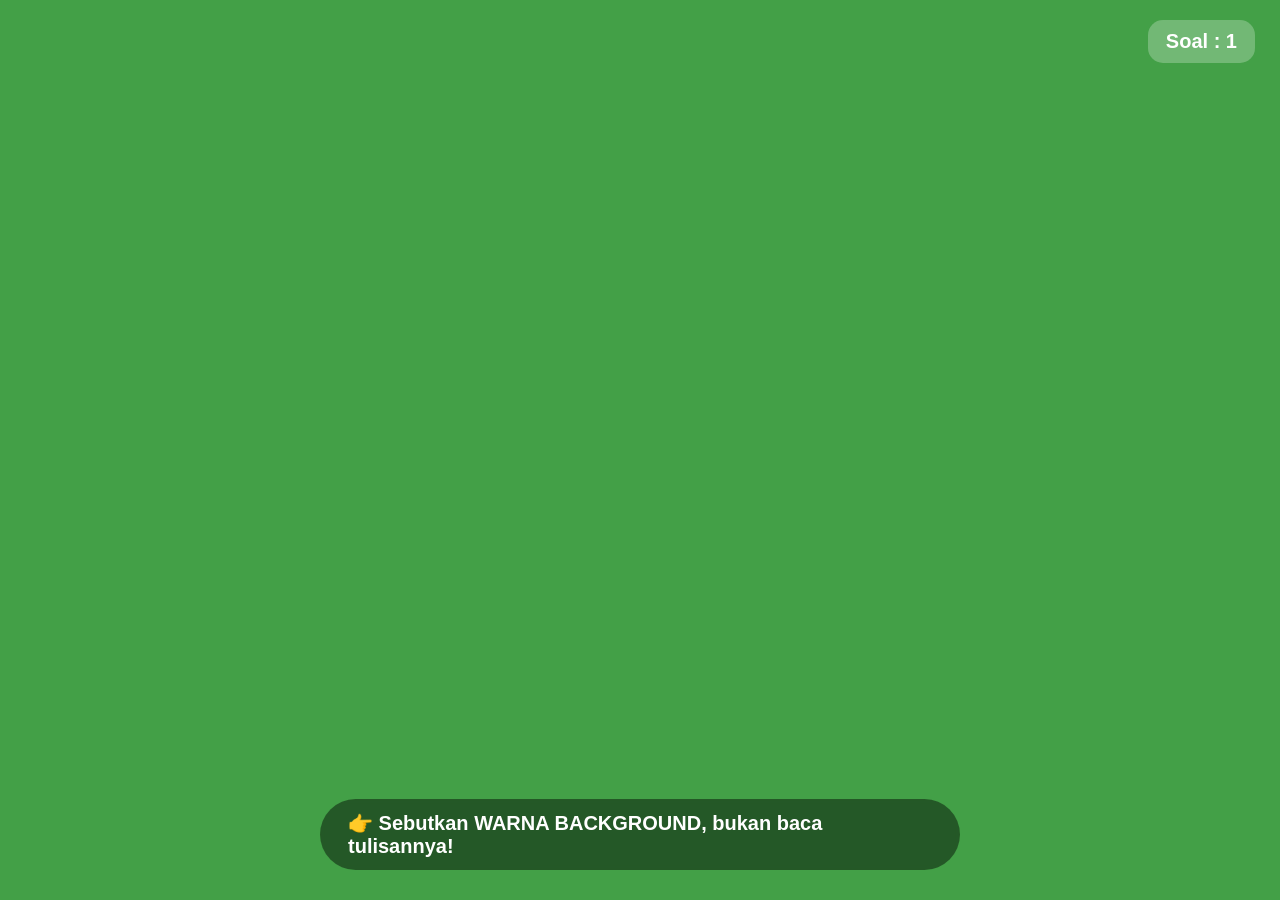
<file: index.html>
<!doctype html>
<html lang="id">
  <head>
    <meta charset="UTF-8" />
    <meta name="viewport" content="width=device-width, initial-scale=1.0" />
    <title>Game Tebak Warna - Stroop Test</title>

    <style>
      * {
        margin: 0;
        padding: 0;
        box-sizing: border-box;
      }

      body {
        overflow: hidden;
        transition: background 0.25s ease;
        font-family: Arial, Helvetica, sans-serif;
      }

      #screen {
        width: 100vw;
        height: 100vh;
        display: flex;
        justify-content: center;
        align-items: center;
        flex-direction: column;
      }

      #text {
        font-size: 220px;
        font-weight: 900;
        text-transform: uppercase;
        letter-spacing: 10px;
        text-align: center;
        user-select: none;
        line-height: 1;
        text-shadow:
          0 5px 15px rgba(0, 0, 0, 0.25),
          0 12px 30px rgba(0, 0, 0, 0.25);
      }

      @keyframes pop {
        from {
          transform: scale(0.6);
          opacity: 0;
        }
        to {
          transform: scale(1);
          opacity: 1;
        }
      }

      #guide {
        position: fixed;
        bottom: 30px;
        left: 50%;
        transform: translateX(-50%);
        background: rgba(0, 0, 0, 0.45);
        color: #fff;
        padding: 12px 28px;
        border-radius: 50px;
        font-size: 20px;
        font-weight: bold;
        backdrop-filter: blur(5px);
      }

      #counter {
        position: fixed;
        top: 20px;
        right: 25px;
        background: rgba(255, 255, 255, 0.25);
        color: #fff;
        padding: 10px 18px;
        border-radius: 15px;
        font-weight: bold;
        font-size: 20px;
      }
    </style>
  </head>
  <body>
    <div id="counter"></div>

    <div id="screen">
      <div id="text"></div>
    </div>

    <div id="guide">👉 Sebutkan WARNA BACKGROUND, bukan baca tulisannya!</div>

    <script>
      const colors = [
        { name: "MERAH", color: "#e53935" },
        { name: "BIRU", color: "#1e88e5" },
        { name: "HIJAU", color: "#43a047" },
        { name: "KUNING", color: "#fdd835" },
        { name: "PUTIH", color: "#ffffff" },
        { name: "HITAM", color: "#212121" },
        { name: "UNGU", color: "#8e24aa" },
        { name: "ORANYE", color: "#fb8c00" },
        { name: "PINK", color: "#ec407a" },
        { name: "COKLAT", color: "#795548" },
        { name: "ABU-ABU", color: "#757575" },
        { name: "TOSKA", color: "#26a69a" },
      ];

      let nomor = 1;

      function randomColor() {
        return colors[Math.floor(Math.random() * colors.length)];
      }

      function tampilkan() {
        let bg = randomColor();

        document.body.style.background = bg.color;

        const text = document.getElementById("text");
        const counter = document.getElementById("counter");

        counter.innerHTML = "Soal : " + nomor;

        // tulisan hitam jika background terang
        if (bg.name == "PUTIH" || bg.name == "KUNING") {
          text.style.color = "black";
        } else {
          text.style.color = "white";
        }

        // reset animasi
        text.style.animation = "none";
        void text.offsetWidth;
        text.style.animation = "pop .22s";

        // 3 kosong, 3 tulisan
        let mode = (nomor - 1) % 6;

        if (mode < 3) {
          text.innerHTML = "";
        } else {
          let tulisan;

          do {
            tulisan = randomColor();
          } while (tulisan.name == bg.name);

          text.innerHTML = tulisan.name;
        }

        nomor++;
      }

      tampilkan();

      document.addEventListener("keydown", function (e) {
        if (e.key == "ArrowRight" || e.key == "ArrowLeft") {
          tampilkan();
        }
      });
    </script>
  </body>
</html>
</file>
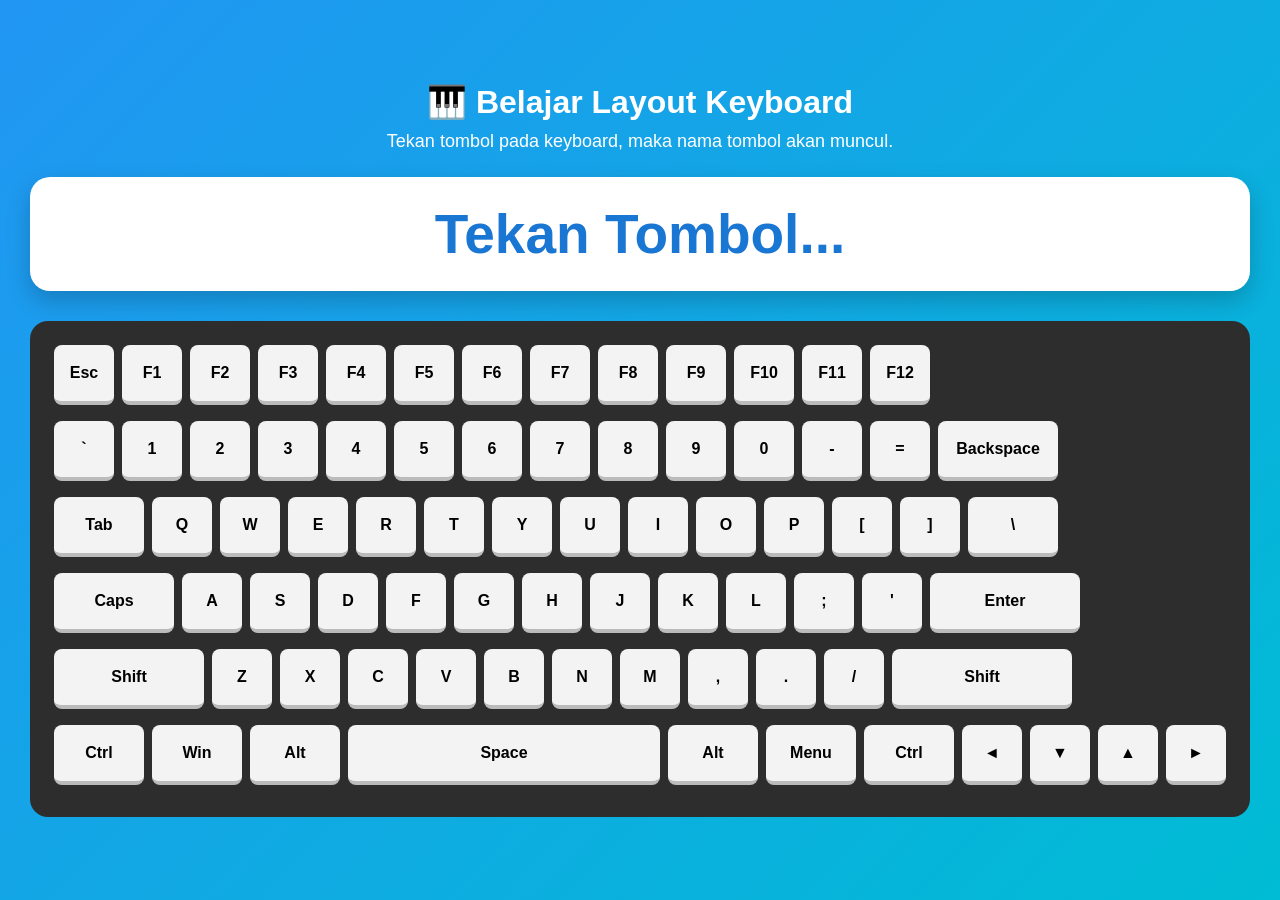
<file: keyboard.html>
<!doctype html>
<html lang="id">
  <head>
    <meta charset="UTF-8" />
    <meta name="viewport" content="width=device-width, initial-scale=1.0" />
    <title>Belajar Layout Keyboard</title>

    <style>
      * {
        margin: 0;
        padding: 0;
        box-sizing: border-box;
        font-family: Arial, Helvetica, sans-serif;
      }

      body {
        background: linear-gradient(135deg, #2196f3, #00bcd4);
        min-height: 100vh;
        display: flex;
        justify-content: center;
        align-items: center;
        padding: 30px;
      }

      .container {
        width: 100%;
        max-width: 1300px;
      }

      h1 {
        color: white;
        text-align: center;
        margin-bottom: 10px;
      }

      .info {
        color: white;
        text-align: center;
        margin-bottom: 25px;
        font-size: 18px;
      }

      .display {
        background: white;
        border-radius: 20px;
        padding: 25px;
        text-align: center;
        font-size: 55px;
        font-weight: bold;
        margin-bottom: 30px;
        min-height: 110px;
        display: flex;
        align-items: center;
        justify-content: center;
        color: #1976d2;
        box-shadow: 0 10px 25px rgba(0, 0, 0, 0.2);
      }

      .keyboard {
        background: #2d2d2d;
        padding: 20px;
        border-radius: 18px;
      }

      .row {
        display: flex;
        margin-bottom: 8px;
      }

      .key {
        background: #f3f3f3;
        border-radius: 8px;
        margin: 4px;
        height: 60px;
        display: flex;
        justify-content: center;
        align-items: center;
        font-weight: bold;
        cursor: default;
        transition: 0.15s;
        border-bottom: 4px solid #bbb;
        user-select: none;
      }

      .key.active {
        background: #4caf50;
        color: white;
        transform: translateY(3px);
        border-bottom: 1px solid #2e7d32;
      }

      .small {
        font-size: 14px;
      }

      .w1 {
        width: 60px;
      }
      .w15 {
        width: 90px;
      }
      .w2 {
        width: 120px;
      }
      .w25 {
        width: 150px;
      }
      .w3 {
        width: 180px;
      }
      .space {
        flex: 1;
      }

      @media (max-width: 900px) {
        .key {
          height: 45px;
          font-size: 12px;
        }

        .display {
          font-size: 35px;
        }
      }
    </style>
  </head>
  <body>
    <div class="container">
      <h1>🎹 Belajar Layout Keyboard</h1>

      <div class="info">
        Tekan tombol pada keyboard, maka nama tombol akan muncul.
      </div>

      <div class="display" id="display">Tekan Tombol...</div>

      <div class="keyboard">
        <div class="row">
          <div class="key w1" data-key="Escape">Esc</div>
          <div class="key w1" data-key="F1">F1</div>
          <div class="key w1" data-key="F2">F2</div>
          <div class="key w1" data-key="F3">F3</div>
          <div class="key w1" data-key="F4">F4</div>
          <div class="key w1" data-key="F5">F5</div>
          <div class="key w1" data-key="F6">F6</div>
          <div class="key w1" data-key="F7">F7</div>
          <div class="key w1" data-key="F8">F8</div>
          <div class="key w1" data-key="F9">F9</div>
          <div class="key w1" data-key="F10">F10</div>
          <div class="key w1" data-key="F11">F11</div>
          <div class="key w1" data-key="F12">F12</div>
        </div>

        <div class="row">
          <div class="key w1" data-key="`">`</div>
          <div class="key w1" data-key="1">1</div>
          <div class="key w1" data-key="2">2</div>
          <div class="key w1" data-key="3">3</div>
          <div class="key w1" data-key="4">4</div>
          <div class="key w1" data-key="5">5</div>
          <div class="key w1" data-key="6">6</div>
          <div class="key w1" data-key="7">7</div>
          <div class="key w1" data-key="8">8</div>
          <div class="key w1" data-key="9">9</div>
          <div class="key w1" data-key="0">0</div>
          <div class="key w1" data-key="-">-</div>
          <div class="key w1" data-key="=">=</div>
          <div class="key w2" data-key="Backspace">Backspace</div>
        </div>

        <div class="row">
          <div class="key w15" data-key="Tab">Tab</div>
          <div class="key w1" data-key="Q">Q</div>
          <div class="key w1" data-key="W">W</div>
          <div class="key w1" data-key="E">E</div>
          <div class="key w1" data-key="R">R</div>
          <div class="key w1" data-key="T">T</div>
          <div class="key w1" data-key="Y">Y</div>
          <div class="key w1" data-key="U">U</div>
          <div class="key w1" data-key="I">I</div>
          <div class="key w1" data-key="O">O</div>
          <div class="key w1" data-key="P">P</div>
          <div class="key w1" data-key="[">[</div>
          <div class="key w1" data-key="]">]</div>
          <div class="key w15" data-key="\\">\</div>
        </div>

        <div class="row">
          <div class="key w2" data-key="CapsLock">Caps</div>
          <div class="key w1" data-key="A">A</div>
          <div class="key w1" data-key="S">S</div>
          <div class="key w1" data-key="D">D</div>
          <div class="key w1" data-key="F">F</div>
          <div class="key w1" data-key="G">G</div>
          <div class="key w1" data-key="H">H</div>
          <div class="key w1" data-key="J">J</div>
          <div class="key w1" data-key="K">K</div>
          <div class="key w1" data-key="L">L</div>
          <div class="key w1" data-key=";">;</div>
          <div class="key w1" data-key="'">'</div>
          <div class="key w25" data-key="Enter">Enter</div>
        </div>

        <div class="row">
          <div class="key w25" data-key="Shift">Shift</div>
          <div class="key w1" data-key="Z">Z</div>
          <div class="key w1" data-key="X">X</div>
          <div class="key w1" data-key="C">C</div>
          <div class="key w1" data-key="V">V</div>
          <div class="key w1" data-key="B">B</div>
          <div class="key w1" data-key="N">N</div>
          <div class="key w1" data-key="M">M</div>
          <div class="key w1" data-key=",">,</div>
          <div class="key w1" data-key=".">.</div>
          <div class="key w1" data-key="/">/</div>
          <div class="key w3" data-key="Shift">Shift</div>
        </div>

        <div class="row">
          <div class="key w15" data-key="Control">Ctrl</div>
          <div class="key w15" data-key="Meta">Win</div>
          <div class="key w15" data-key="Alt">Alt</div>
          <div class="key space" data-key=" ">Space</div>
          <div class="key w15" data-key="AltGraph">Alt</div>
          <div class="key w15" data-key="ContextMenu">Menu</div>
          <div class="key w15" data-key="Control">Ctrl</div>
          <div class="key w1" data-key="ArrowLeft">◄</div>
          <div class="key w1" data-key="ArrowDown">▼</div>
          <div class="key w1" data-key="ArrowUp">▲</div>
          <div class="key w1" data-key="ArrowRight">►</div>
        </div>
      </div>
    </div>

    <script>
      const display = document.getElementById("display");

      document.addEventListener("keydown", function (e) {
        let key = e.key;
        let show = key;

        if (key === " ") {
          show = "SPACE";
        }

        if (key === "Control") show = "CTRL";
        if (key === "AltGraph") show = "ALT";
        if (key === "Meta") show = "WINDOWS";
        if (key === "CapsLock") show = "CAPS LOCK";

        display.innerHTML = show.toUpperCase();

        document.querySelectorAll(".key").forEach((k) => {
          k.classList.remove("active");
        });

        document.querySelectorAll(".key").forEach((k) => {
          let target = k.dataset.key;

          if (
            target === key ||
            target === key.toUpperCase() ||
            target === key.toLowerCase()
          ) {
            k.classList.add("active");
          }
        });
      });

      document.addEventListener("keyup", function () {
        document.querySelectorAll(".key").forEach((k) => {
          k.classList.remove("active");
        });
      });
    </script>
  </body>
</html>
</file>
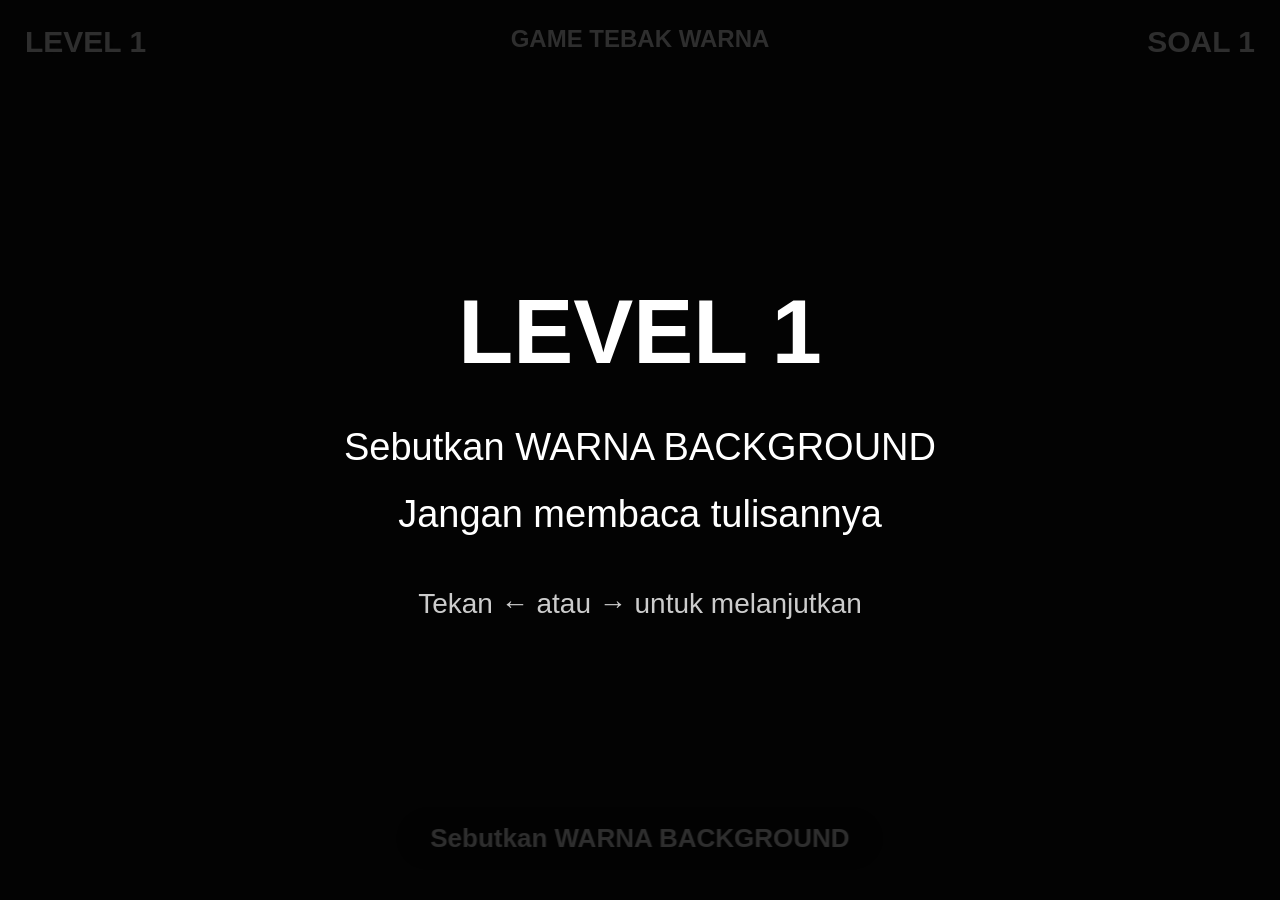
<file: leveling.html>
<!doctype html>
<html lang="id">
  <head>
    <meta charset="UTF-8" />
    <meta name="viewport" content="width=device-width, initial-scale=1.0" />

    <title>Game Tebak Warna - Stroop Challenge</title>

    <style>
      * {
        margin: 0;
        padding: 0;
        box-sizing: border-box;
      }

      html,
      body {
        width: 100%;
        height: 100%;
        overflow: hidden;
        font-family: Arial, Helvetica, sans-serif;
      }

      body {
        transition: background 0.35s;
      }

      #game {
        width: 100vw;
        height: 100vh;
        display: flex;
        justify-content: center;
        align-items: center;
        flex-direction: column;
        position: relative;
      }

      #title {
        position: absolute;
        top: 25px;
        left: 50%;
        transform: translateX(-50%);

        color: white;

        font-size: 24px;

        font-weight: bold;

        text-shadow: 2px 2px 10px rgba(0, 0, 0, 0.4);
      }

      #level {
        position: absolute;

        left: 25px;

        top: 25px;

        color: white;

        font-size: 30px;

        font-weight: bold;

        text-shadow: 2px 2px 10px rgba(0, 0, 0, 0.4);
      }

      #question {
        position: absolute;

        right: 25px;

        top: 25px;

        color: white;

        font-size: 30px;

        font-weight: bold;

        text-shadow: 2px 2px 10px rgba(0, 0, 0, 0.4);
      }

      #instruction {
        position: absolute;

        bottom: 30px;

        left: 50%;

        transform: translateX(-50%);

        padding: 16px 34px;

        border-radius: 50px;

        background: rgba(0, 0, 0, 0.35);

        color: white;

        font-size: 26px;

        font-weight: bold;

        backdrop-filter: blur(8px);
      }

      #word {
        font-size: 220px;

        font-weight: 900;

        letter-spacing: 8px;

        text-transform: uppercase;

        user-select: none;

        text-align: center;

        line-height: 1;

        text-shadow:
          0 8px 25px rgba(0, 0, 0, 0.3),
          0 15px 40px rgba(0, 0, 0, 0.25);
      }

      .pop {
        animation: pop 0.25s;
      }

      @keyframes pop {
        from {
          opacity: 0;

          transform: scale(0.55);
        }

        to {
          opacity: 1;

          transform: scale(1);
        }
      }

      #overlay {
        position: fixed;

        left: 0;

        top: 0;

        width: 100%;

        height: 100%;

        display: none;

        justify-content: center;

        align-items: center;

        background: rgba(0, 0, 0, 0.82);

        color: white;

        flex-direction: column;

        text-align: center;

        z-index: 100;
      }

      #overlay h1 {
        font-size: 90px;

        margin-bottom: 30px;
      }

      #overlay p {
        font-size: 38px;

        margin: 12px;
      }

      #overlay small {
        margin-top: 40px;

        font-size: 28px;

        opacity: 0.8;
      }
    </style>
  </head>

  <body>
    <div id="game">
      <div id="title">GAME TEBAK WARNA</div>

      <div id="level">LEVEL 1</div>

      <div id="question">SOAL 1</div>

      <div id="word"></div>

      <div id="instruction">Sebutkan WARNA BACKGROUND</div>
    </div>

    <div id="overlay">
      <h1 id="overlayTitle"></h1>

      <p id="overlayText1"></p>

      <p id="overlayText2"></p>

      <small> Tekan ← atau → untuk melanjutkan </small>
    </div>

    <script>
      const colors = [
        { name: "MERAH", color: "#e53935" },
        { name: "BIRU", color: "#1e88e5" },
        { name: "HIJAU", color: "#43a047" },
        { name: "KUNING", color: "#fdd835" },
        { name: "PUTIH", color: "#ffffff" },
        { name: "HITAM", color: "#222222" },
        { name: "UNGU", color: "#8e24aa" },
        { name: "ORANYE", color: "#fb8c00" },
        { name: "PINK", color: "#ec407a" },
        { name: "COKLAT", color: "#795548" },
        { name: "ABU-ABU", color: "#757575" },
        { name: "TOSKA", color: "#26a69a" },
      ];

      let level = 1;

      let soal = 1;

      let overlay = true;

      const word = document.getElementById("word");
      const levelText = document.getElementById("level");
      const soalText = document.getElementById("question");
      const instruction = document.getElementById("instruction");

      const overlayBox = document.getElementById("overlay");
      const overlayTitle = document.getElementById("overlayTitle");
      const overlayText1 = document.getElementById("overlayText1");
      const overlayText2 = document.getElementById("overlayText2");

      function randomColor() {
        return colors[Math.floor(Math.random() * colors.length)];
      }

      function showOverlay() {
        overlayBox.style.display = "flex";

        document.body.style.background = "#111";

        if (level == 1) {
          overlayTitle.innerHTML = "LEVEL 1";

          overlayText1.innerHTML = "Sebutkan WARNA BACKGROUND";

          overlayText2.innerHTML = "Jangan membaca tulisannya";
        } else {
          overlayTitle.innerHTML = "LEVEL 2";

          overlayText1.innerHTML = "Sekarang sebutkan WARNA TULISAN";

          overlayText2.innerHTML = "Jangan membaca isi tulisannya";
        }
      }

      showOverlay();

      function nextQuestion() {
        overlayBox.style.display = "none";

        levelText.innerHTML = "LEVEL " + level;
        soalText.innerHTML = "SOAL " + soal;

        if (level == 1) {
          instruction.innerHTML = "Sebutkan WARNA BACKGROUND";
        } else {
          instruction.innerHTML = "Sebutkan WARNA TULISAN";
        }

        // pilih background
        let bg = randomColor();

        document.body.style.background = bg.color;

        // mode:
        // 0,1,2 = polos
        // 3,4,5 = ada tulisan
        let mode = (soal - 1) % 6;

        if (mode < 3) {
          word.innerHTML = "";
        } else {
          let tulisan;

          do {
            tulisan = randomColor();
          } while (tulisan.name == bg.name);

          word.innerHTML = tulisan.name;

          // ===========================
          // LEVEL 1
          // warna tulisan dibuat kontras
          // ===========================

          if (level == 1) {
            if (bg.name == "PUTIH" || bg.name == "KUNING") {
              word.style.color = "#111";
            } else {
              word.style.color = "#ffffff";
            }
          }

          // ===========================
          // LEVEL 2 (STROOP)
          // warna tulisan acak
          // ===========================
          else {
            let warnaTulisan;

            do {
              warnaTulisan = randomColor();
            } while (
              warnaTulisan.name == bg.name ||
              warnaTulisan.name == tulisan.name
            );

            word.style.color = warnaTulisan.color;
          }

          // animasi
          word.classList.remove("pop");
          void word.offsetWidth;
          word.classList.add("pop");
        }

        soal++;

        // naik level setelah 12 soal
        if (soal == 13 && level == 1) {
          level = 2;
          soal = 1;
          overlay = true;
        }

        // selesai permainan setelah level 2
        if (soal == 13 && level == 2) {
          overlayBox.style.display = "flex";

          overlayTitle.innerHTML = "SELESAI";

          overlayText1.innerHTML = "🎉 Selamat!";

          overlayText2.innerHTML = "Tekan R untuk mengulang permainan.";

          instruction.style.display = "none";
        }
      }

      document.addEventListener("keydown", function (e) {
        // Mulai / lanjut dari overlay
        if ((e.key === "ArrowRight" || e.key === "ArrowLeft") && overlay) {
          overlay = false;
          nextQuestion();
          return;
        }

        // Soal berikutnya
        if (e.key === "ArrowRight" || e.key === "ArrowLeft") {
          nextQuestion();

          // Jika habis Level 1, tampilkan overlay Level 2
          if (level == 2 && soal == 1) {
            overlay = true;
            showOverlay();
          }

          return;
        }

        // Restart permainan
        if (e.key === "r" || e.key === "R") {
          level = 1;
          soal = 1;
          overlay = true;

          instruction.style.display = "block";

          showOverlay();
        }
      });

      // Fokus keyboard
      window.focus();
    </script>
  </body>
</html>
</file>
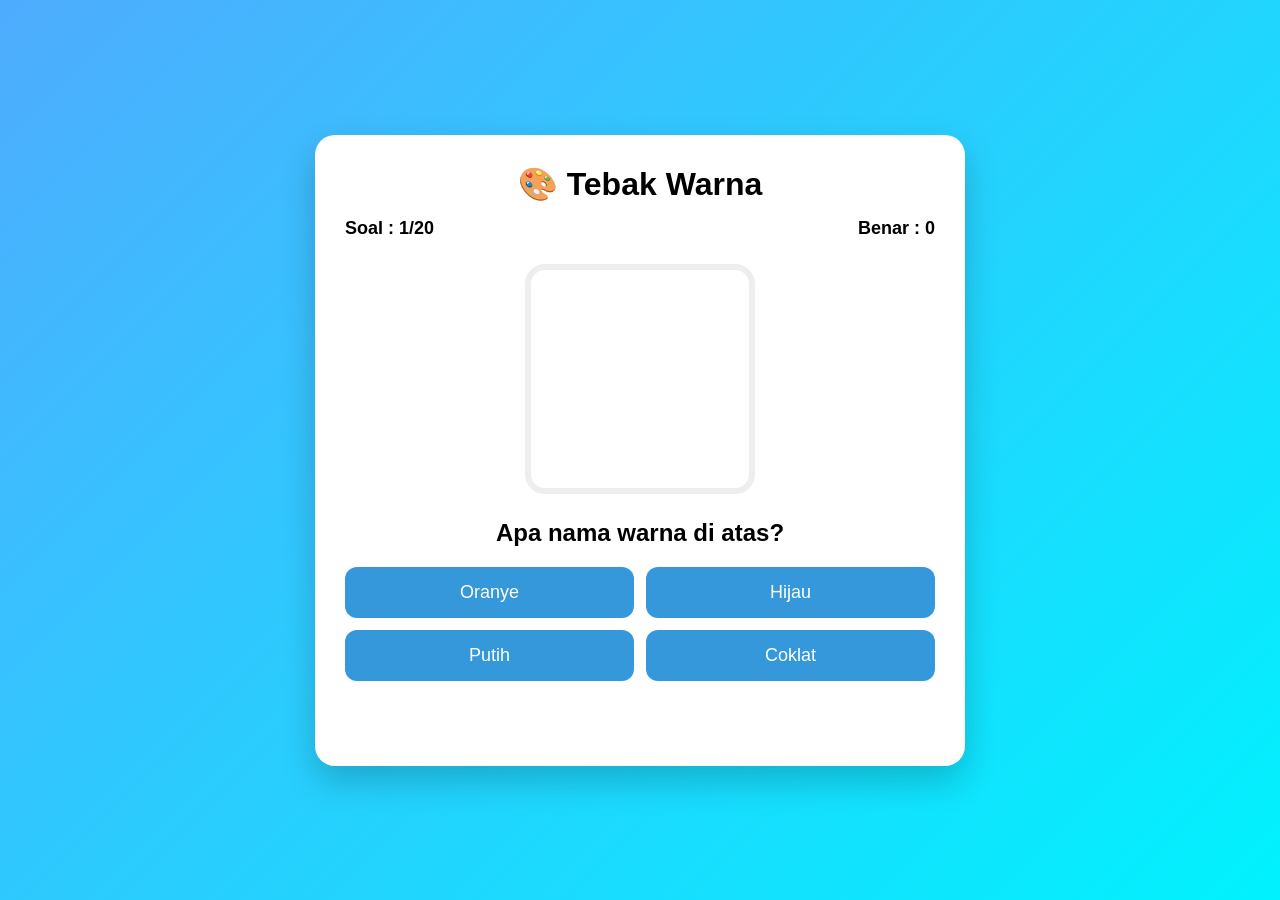
<file: with_button.html>
<!doctype html>
<html lang="id">
  <head>
    <meta charset="UTF-8" />
    <meta name="viewport" content="width=device-width, initial-scale=1.0" />
    <title>Game Tebak Warna</title>

    <style>
      * {
        margin: 0;
        padding: 0;
        box-sizing: border-box;
        font-family: Arial, Helvetica, sans-serif;
      }

      body {
        background: linear-gradient(135deg, #4facfe, #00f2fe);
        display: flex;
        justify-content: center;
        align-items: center;
        min-height: 100vh;
      }

      .container {
        width: 95%;
        max-width: 650px;
        background: #fff;
        border-radius: 20px;
        padding: 30px;
        text-align: center;
        box-shadow: 0 15px 35px rgba(0, 0, 0, 0.2);
      }

      h1 {
        margin-bottom: 15px;
      }

      .info {
        display: flex;
        justify-content: space-between;
        margin-bottom: 20px;
        font-weight: bold;
        font-size: 18px;
      }

      .color-box {
        width: 230px;
        height: 230px;
        margin: 25px auto;
        border-radius: 20px;
        border: 6px solid #eee;
        transition: 0.3s;
      }

      .question {
        font-size: 24px;
        font-weight: bold;
        margin-bottom: 20px;
      }

      .buttons {
        display: grid;
        grid-template-columns: repeat(2, 1fr);
        gap: 12px;
      }

      button {
        padding: 15px;
        border: none;
        border-radius: 12px;
        font-size: 18px;
        cursor: pointer;
        background: #3498db;
        color: white;
        transition: 0.2s;
      }

      button:hover {
        transform: scale(1.05);
      }

      button:active {
        transform: scale(0.95);
      }

      #message {
        margin-top: 20px;
        font-size: 24px;
        font-weight: bold;
        min-height: 35px;
      }

      .correct {
        color: green;
      }

      .wrong {
        color: red;
      }

      #restart {
        margin-top: 20px;
        display: none;
        background: #2ecc71;
      }
    </style>
  </head>
  <body>
    <div class="container">
      <h1>🎨 Tebak Warna</h1>

      <div class="info">
        <div>Soal : <span id="number">1</span>/20</div>
        <div>Benar : <span id="score">0</span></div>
      </div>

      <div class="color-box" id="colorBox"></div>

      <div class="question">Apa nama warna di atas?</div>

      <div class="buttons" id="buttons"></div>

      <div id="message"></div>

      <button id="restart">Main Lagi</button>
    </div>

    <script>
      const colors = [
        { name: "Merah", code: "#e74c3c" },
        { name: "Biru", code: "#3498db" },
        { name: "Hijau", code: "#2ecc71" },
        { name: "Kuning", code: "#f1c40f" },
        { name: "Hitam", code: "#2d3436" },
        { name: "Putih", code: "#ffffff" },
        { name: "Ungu", code: "#9b59b6" },
        { name: "Oranye", code: "#e67e22" },
        { name: "Pink", code: "#ff69b4" },
        { name: "Coklat", code: "#8b4513" },
      ];

      let score = 0;
      let number = 1;
      let answer = "";

      const totalQuestion = 20;

      const colorBox = document.getElementById("colorBox");
      const buttons = document.getElementById("buttons");
      const message = document.getElementById("message");
      const scoreText = document.getElementById("score");
      const numberText = document.getElementById("number");
      const restart = document.getElementById("restart");

      function shuffle(arr) {
        return [...arr].sort(() => Math.random() - 0.5);
      }

      function nextQuestion() {
        message.innerHTML = "";

        if (number > totalQuestion) {
          finishGame();
          return;
        }

        numberText.innerHTML = number;

        const randomColor = colors[Math.floor(Math.random() * colors.length)];

        answer = randomColor.name;

        colorBox.style.background = randomColor.code;

        let options = shuffle(colors)
          .slice(0, 4)
          .map((x) => x.name);

        if (!options.includes(answer)) {
          options[Math.floor(Math.random() * 4)] = answer;
        }

        options = shuffle(options);

        buttons.innerHTML = "";

        options.forEach((opt) => {
          const btn = document.createElement("button");

          btn.innerHTML = opt;

          btn.onclick = () => checkAnswer(opt);

          buttons.appendChild(btn);
        });
      }

      function checkAnswer(choice) {
        if (choice === answer) {
          playCorrectSound();

          score++;

          scoreText.innerHTML = score;

          message.className = "correct";
          message.innerHTML = "✅ Benar!";
        } else {
          playWrongSound();

          message.className = "wrong";
          message.innerHTML = "❌ Salah! Jawaban: " + answer;
        }

        buttons.querySelectorAll("button").forEach((b) => {
          b.disabled = true;
        });

        setTimeout(() => {
          number++;
          nextQuestion();
        }, 1200);
      }

      function finishGame() {
        buttons.innerHTML = "";

        colorBox.style.background = "#ddd";

        message.className = "";

        let text = "";

        if (score == 20) {
          text = "🏆 Luar Biasa! Nilai Sempurna!";
        } else if (score >= 16) {
          text = "🥳 Hebat!";
        } else if (score >= 11) {
          text = "😊 Bagus!";
        } else {
          text = "💪 Ayo Coba Lagi!";
        }

        message.innerHTML = `
    <h2>${text}</h2>
    <br>
    Skor Akhir
    <br><br>
    <span style="font-size:40px">${score} / ${totalQuestion}</span>
    `;

        restart.style.display = "inline-block";
      }

      restart.onclick = () => {
        score = 0;
        number = 1;

        scoreText.innerHTML = 0;

        restart.style.display = "none";

        nextQuestion();
      };

      // =======================
      // Efek Suara
      // =======================

      const audioContext = new (
        window.AudioContext || window.webkitAudioContext
      )();

      function playCorrectSound() {
        const osc = audioContext.createOscillator();
        const gain = audioContext.createGain();

        osc.type = "triangle";
        osc.frequency.setValueAtTime(700, audioContext.currentTime);
        osc.frequency.linearRampToValueAtTime(
          1000,
          audioContext.currentTime + 0.15,
        );

        gain.gain.setValueAtTime(0.2, audioContext.currentTime);
        gain.gain.exponentialRampToValueAtTime(
          0.001,
          audioContext.currentTime + 0.2,
        );

        osc.connect(gain);
        gain.connect(audioContext.destination);

        osc.start();
        osc.stop(audioContext.currentTime + 0.2);
      }

      function playWrongSound() {
        const osc = audioContext.createOscillator();
        const gain = audioContext.createGain();

        osc.type = "sawtooth";
        osc.frequency.setValueAtTime(300, audioContext.currentTime);
        osc.frequency.linearRampToValueAtTime(
          120,
          audioContext.currentTime + 0.35,
        );

        gain.gain.setValueAtTime(0.18, audioContext.currentTime);
        gain.gain.exponentialRampToValueAtTime(
          0.001,
          audioContext.currentTime + 0.35,
        );

        osc.connect(gain);
        gain.connect(audioContext.destination);

        osc.start();
        osc.stop(audioContext.currentTime + 0.35);
      }

      nextQuestion();
    </script>
  </body>
</html>
</file>
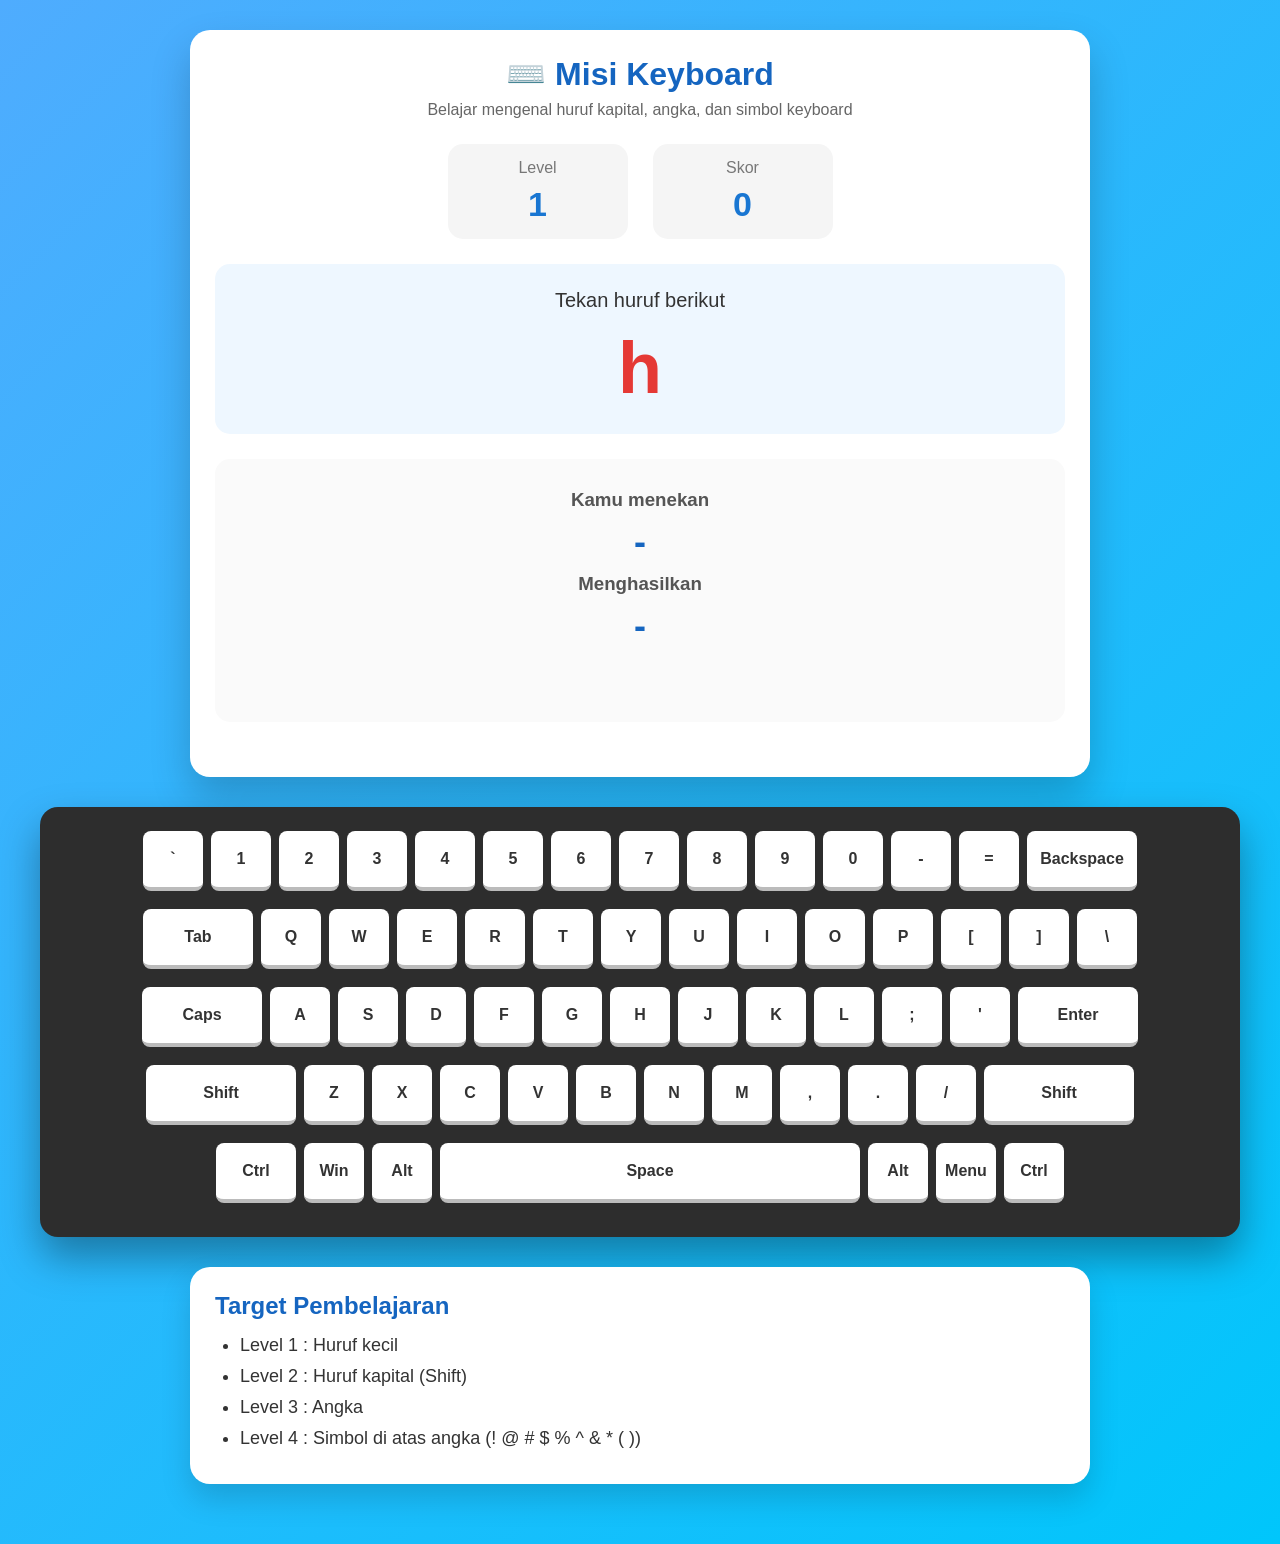
<file: keyboard/keyboard_dua.html>
<!doctype html>
<html lang="id">
  <head>
    <meta charset="UTF-8" />
    <meta name="viewport" content="width=device-width, initial-scale=1.0" />
    <title>Misi Keyboard</title>

    <link rel="stylesheet" href="style.css" />
  </head>
  <body>
    <div class="container">
      <h1>⌨️ Misi Keyboard</h1>
      <p class="subtitle">
        Belajar mengenal huruf kapital, angka, dan simbol keyboard
      </p>

      <div class="game-panel">
        <div class="level-box">
          <span>Level</span>
          <h2 id="level">1</h2>
        </div>

        <div class="score-box">
          <span>Skor</span>
          <h2 id="score">0</h2>
        </div>
      </div>

      <div class="question-box">
        <div id="instruction" class="instruction">
          Tekan tombol yang diminta
        </div>

        <div id="question" class="question">A</div>
      </div>

      <div class="result">
        <h3>Kamu menekan</h3>

        <div id="pressedKey" class="pressed">-</div>

        <h3>Menghasilkan</h3>

        <div id="typedChar" class="typed">-</div>

        <div id="status" class="status"></div>
      </div>
    </div>

    <!-- ========================= -->
    <!-- KEYBOARD -->
    <!-- ========================= -->

    <div class="keyboard">
      <!-- Row 1 -->

      <div class="row">
        <div class="key" data-code="Backquote">`</div>

        <div class="key" data-code="Digit1">1</div>
        <div class="key" data-code="Digit2">2</div>
        <div class="key" data-code="Digit3">3</div>
        <div class="key" data-code="Digit4">4</div>
        <div class="key" data-code="Digit5">5</div>
        <div class="key" data-code="Digit6">6</div>
        <div class="key" data-code="Digit7">7</div>
        <div class="key" data-code="Digit8">8</div>
        <div class="key" data-code="Digit9">9</div>
        <div class="key" data-code="Digit0">0</div>

        <div class="key" data-code="Minus">-</div>
        <div class="key" data-code="Equal">=</div>

        <div class="key wide" data-code="Backspace">Backspace</div>
      </div>

      <!-- Row 2 -->

      <div class="row">
        <div class="key wide" data-code="Tab">Tab</div>

        <div class="key" data-code="KeyQ">Q</div>
        <div class="key" data-code="KeyW">W</div>
        <div class="key" data-code="KeyE">E</div>
        <div class="key" data-code="KeyR">R</div>
        <div class="key" data-code="KeyT">T</div>
        <div class="key" data-code="KeyY">Y</div>
        <div class="key" data-code="KeyU">U</div>
        <div class="key" data-code="KeyI">I</div>
        <div class="key" data-code="KeyO">O</div>
        <div class="key" data-code="KeyP">P</div>

        <div class="key" data-code="BracketLeft">[</div>
        <div class="key" data-code="BracketRight">]</div>
        <div class="key" data-code="Backslash">\</div>
      </div>

      <!-- Row 3 -->

      <div class="row">
        <div class="key extra" data-code="CapsLock">Caps</div>

        <div class="key" data-code="KeyA">A</div>
        <div class="key" data-code="KeyS">S</div>
        <div class="key" data-code="KeyD">D</div>
        <div class="key" data-code="KeyF">F</div>
        <div class="key" data-code="KeyG">G</div>
        <div class="key" data-code="KeyH">H</div>
        <div class="key" data-code="KeyJ">J</div>
        <div class="key" data-code="KeyK">K</div>
        <div class="key" data-code="KeyL">L</div>

        <div class="key" data-code="Semicolon">;</div>
        <div class="key" data-code="Quote">'</div>

        <div class="key extra">Enter</div>
      </div>

      <!-- Row 4 -->

      <div class="row">
        <div class="key shift" data-code="ShiftLeft">Shift</div>

        <div class="key" data-code="KeyZ">Z</div>
        <div class="key" data-code="KeyX">X</div>
        <div class="key" data-code="KeyC">C</div>
        <div class="key" data-code="KeyV">V</div>
        <div class="key" data-code="KeyB">B</div>
        <div class="key" data-code="KeyN">N</div>
        <div class="key" data-code="KeyM">M</div>

        <div class="key" data-code="Comma">,</div>
        <div class="key" data-code="Period">.</div>
        <div class="key" data-code="Slash">/</div>

        <div class="key shift" data-code="ShiftRight">Shift</div>
      </div>

      <!-- Row 5 -->

      <div class="row">
        <div class="key ctrl">Ctrl</div>

        <div class="key">Win</div>

        <div class="key">Alt</div>

        <div class="key space" data-code="Space">Space</div>

        <div class="key">Alt</div>

        <div class="key">Menu</div>

        <div class="key">Ctrl</div>
      </div>
    </div>

    <div class="help">
      <h2>Target Pembelajaran</h2>

      <ul>
        <li>Level 1 : Huruf kecil</li>

        <li>Level 2 : Huruf kapital (Shift)</li>

        <li>Level 3 : Angka</li>

        <li>Level 4 : Simbol di atas angka (! @ # $ % ^ & * ( ))</li>
      </ul>
    </div>

    <audio id="correctSound"></audio>
    <audio id="wrongSound"></audio>
    <audio id="levelSound"></audio>

    <script src="script.js"></script>
  </body>
</html>
</file>
<file: keyboard/style.css>
* {
  margin: 0;
  padding: 0;
  box-sizing: border-box;
  font-family: Arial, Helvetica, sans-serif;
}

body {
  background: linear-gradient(135deg, #4facfe, #00c6fb);
  min-height: 100vh;
  padding: 30px;
  color: #333;
}

.container {
  max-width: 900px;
  margin: auto;
  background: #fff;
  border-radius: 20px;
  padding: 25px;
  box-shadow: 0 20px 40px rgba(0, 0, 0, 0.2);
}

h1 {
  text-align: center;
  color: #1565c0;
  margin-bottom: 8px;
}

.subtitle {
  text-align: center;
  color: #666;
  margin-bottom: 25px;
}

.game-panel {
  display: flex;
  justify-content: center;
  gap: 25px;
  margin-bottom: 25px;
  flex-wrap: wrap;
}

.level-box,
.score-box {
  width: 180px;
  background: #f5f5f5;
  border-radius: 15px;
  padding: 15px;
  text-align: center;
}

.level-box span,
.score-box span {
  color: #777;
}

.level-box h2,
.score-box h2 {
  margin-top: 8px;
  font-size: 34px;
  color: #1976d2;
}

.question-box {
  background: #eef7ff;
  border-radius: 15px;
  padding: 25px;
  text-align: center;
  margin-bottom: 25px;
}

.instruction {
  font-size: 20px;
  margin-bottom: 15px;
}

.question {
  font-size: 72px;
  font-weight: bold;
  color: #e53935;
}

.result {
  background: #fafafa;
  border-radius: 15px;
  padding: 20px;
  text-align: center;
  margin-bottom: 30px;
}

.result h3 {
  margin-top: 10px;
  color: #555;
}

.pressed,
.typed {
  font-size: 36px;
  font-weight: bold;
  margin: 10px 0;
  color: #1565c0;
}

.status {
  margin-top: 20px;
  font-size: 22px;
  font-weight: bold;
  min-height: 35px;
}

.status.correct {
  color: #2e7d32;
}

.status.wrong {
  color: #d32f2f;
}

.keyboard {
  max-width: 1200px;
  margin: 30px auto;
  background: #2d2d2d;
  padding: 20px;
  border-radius: 18px;
  box-shadow: 0 20px 40px rgba(0, 0, 0, 0.35);
}

.row {
  display: flex;
  justify-content: center;
  margin-bottom: 10px;
}

.key {
  width: 60px;
  height: 60px;
  margin: 4px;
  background: #ffffff;
  border-radius: 8px;
  display: flex;
  justify-content: center;
  align-items: center;
  font-weight: bold;
  cursor: default;
  user-select: none;
  transition: 0.15s;
  border-bottom: 4px solid #bbb;
}

.key:hover {
  transform: translateY(-2px);
}

.key.active {
  background: #ffeb3b;
  transform: translateY(3px);
  border-bottom: 1px solid #999;
}

.key.correct {
  background: #66bb6a;
  color: #fff;
}

.key.wrong {
  background: #ef5350;
  color: #fff;
}

.wide {
  width: 110px;
}

.extra {
  width: 120px;
}

.shift {
  width: 150px;
}

.ctrl {
  width: 80px;
}

.space {
  width: 420px;
}

.help {
  max-width: 900px;
  margin: 30px auto;
  background: #fff;
  border-radius: 20px;
  padding: 25px;
  box-shadow: 0 15px 30px rgba(0, 0, 0, 0.15);
}

.help h2 {
  margin-bottom: 15px;
  color: #1565c0;
}

.help ul {
  padding-left: 25px;
}

.help li {
  margin-bottom: 10px;
  font-size: 18px;
}

.flash {
  animation: flash 0.4s;
}

@keyframes flash {
  0% {
    transform: scale(1);
  }
  50% {
    transform: scale(1.05);
  }
  100% {
    transform: scale(1);
  }
}

.success {
  animation: success 0.35s;
}

@keyframes success {
  0% {
    transform: scale(0.8);
  }
  100% {
    transform: scale(1);
  }
}

.shake {
  animation: shake 0.3s;
}

@keyframes shake {
  0% {
    transform: translateX(0);
  }
  25% {
    transform: translateX(-8px);
  }
  50% {
    transform: translateX(8px);
  }
  75% {
    transform: translateX(-8px);
  }
  100% {
    transform: translateX(0);
  }
}

@media (max-width: 1100px) {
  .keyboard {
    overflow-x: auto;
  }

  .row {
    width: max-content;
  }
}

@media (max-width: 768px) {
  body {
    padding: 10px;
  }

  .question {
    font-size: 56px;
  }

  .level-box,
  .score-box {
    width: 140px;
  }

  .pressed,
  .typed {
    font-size: 28px;
  }

  .help li {
    font-size: 16px;
  }
}
</file>
